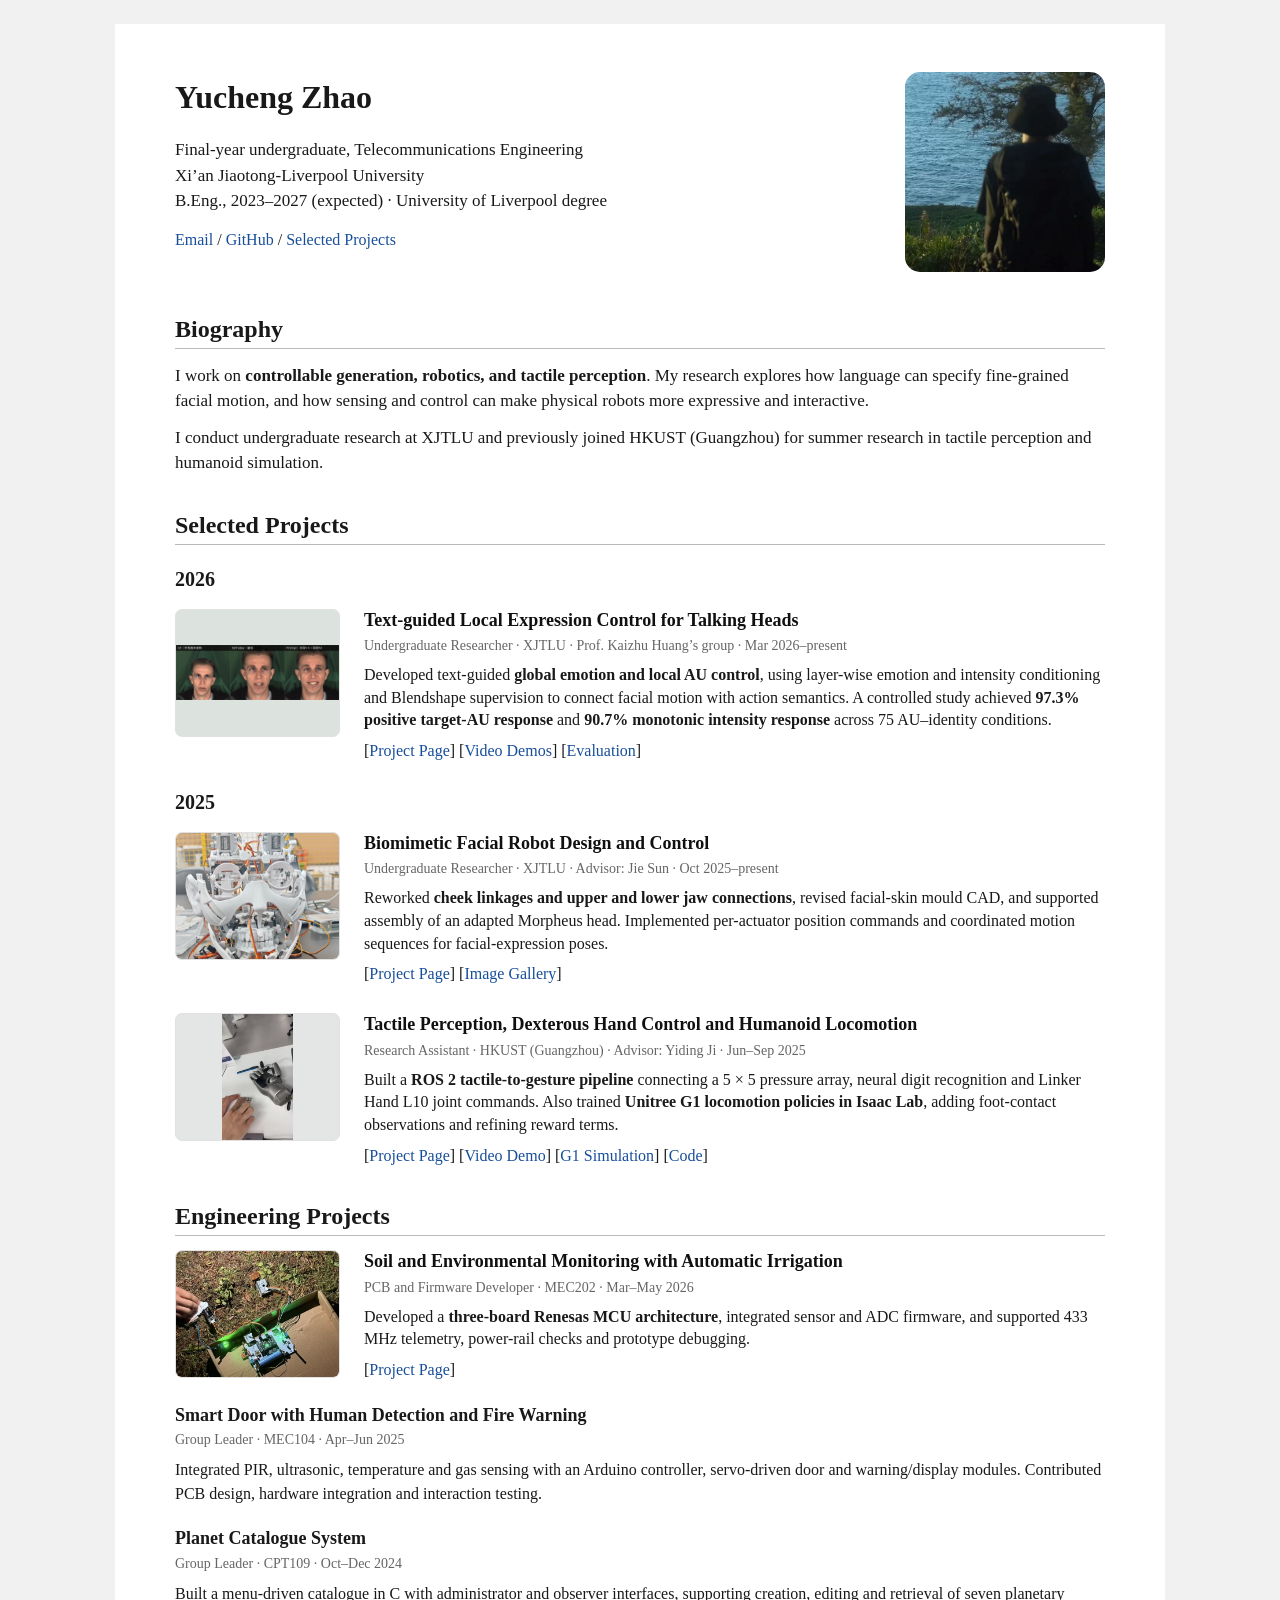
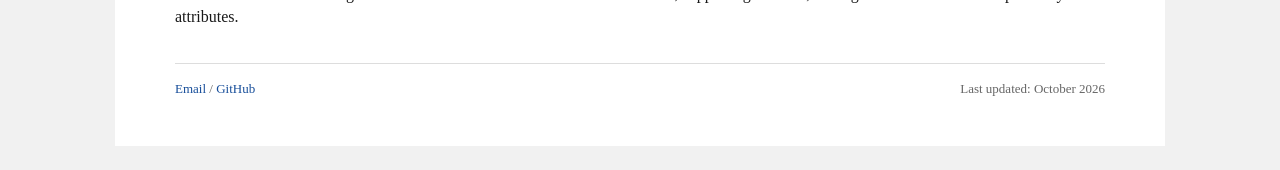
<file: index.html>
<!doctype html>
<html lang="en">
<head>
  <meta charset="utf-8">
  <meta name="viewport" content="width=device-width,initial-scale=1">
  <title>Yucheng Zhao</title>
  <meta name="description" content="Yucheng Zhao — selected research on controllable facial generation, biomimetic robotics and tactile perception.">
  <meta name="theme-color" content="#ffffff">
  <link rel="canonical" href="https://zyc-chenli.github.io/">
  <meta property="og:title" content="Yucheng Zhao">
  <meta property="og:description" content="Selected research, projects and video demonstrations.">
  <meta property="og:type" content="website">
  <meta property="og:url" content="https://zyc-chenli.github.io/">
  <meta property="og:image" content="https://zyc-chenli.github.io/assets/profile.jpg">
  <link rel="icon" href="assets/favicon.svg" type="image/svg+xml">
  <link rel="stylesheet" href="assets/style.css?v=20261020-cv">
</head>
<body class="home">
  <a class="skip-link" href="#main">Skip to content</a>
  <main id="main">
    <header class="academic-header">
      <div class="academic-intro">
        <h1>Yucheng Zhao</h1>
        <p>Final-year undergraduate, Telecommunications Engineering<br>
        Xi’an Jiaotong-Liverpool University<br>
        B.Eng., 2023–2027 (expected) · University of Liverpool degree</p>
        <p class="profile-links"><a href="mailto:Yucheng.Zhao23@student.xjtlu.edu.cn">Email</a> / <a href="https://github.com/zyc-chenli">GitHub</a> / <a href="#research">Selected Projects</a></p>
      </div>
      <img class="portrait" src="assets/profile.jpg" alt="Yucheng by a lake" width="716" height="716">
    </header>

    <section id="background" class="academic-section biography">
      <h2>Biography</h2>
      <p>I work on <strong>controllable generation, robotics, and tactile perception</strong>. My research explores how language can specify fine-grained facial motion, and how sensing and control can make physical robots more expressive and interactive.</p>
      <p>I conduct undergraduate research at XJTLU and previously joined HKUST (Guangzhou) for summer research in tactile perception and humanoid simulation.</p>
    </section>

    <section id="research" class="academic-section">
      <h2>Selected Projects</h2>
      <h3 class="year">2026</h3>
      <article class="project-row">
        <a class="project-thumb talking-thumb" href="projects/talking-head.html"><img src="assets/media/text-timed-control.jpg" alt="Neutral reference, baseline and text-controlled talking-head output" width="1536" height="512"></a>
        <div class="project-info">
          <h3><a href="projects/talking-head.html">Text-guided Local Expression Control for Talking Heads</a></h3>
          <p class="project-context">Undergraduate Researcher · XJTLU · Prof. Kaizhu Huang’s group · Mar 2026–present</p>
          <p>Developed text-guided <strong>global emotion and local AU control</strong>, using layer-wise emotion and intensity conditioning and Blendshape supervision to connect facial motion with action semantics. A controlled study achieved <strong>97.3% positive target-AU response</strong> and <strong>90.7% monotonic intensity response</strong> across 75 AU–identity conditions.</p>
          <p class="project-links">[<a href="projects/talking-head.html">Project Page</a>] [<a href="projects/talking-head.html#demos">Video Demos</a>] [<a href="projects/talking-head.html#evaluation">Evaluation</a>]</p>
        </div>
      </article>

      <h3 class="year">2025</h3>
      <article class="project-row">
        <a class="project-thumb face-thumb" href="projects/biomimetic-face.html"><img src="assets/media/facial-robot.jpg" alt="Assembled biomimetic robot head and its mechanical linkages" loading="lazy"></a>
        <div class="project-info">
          <h3><a href="projects/biomimetic-face.html">Biomimetic Facial Robot Design and Control</a></h3>
          <p class="project-context">Undergraduate Researcher · XJTLU · Advisor: Jie Sun · Oct 2025–present</p>
          <p>Reworked <strong>cheek linkages and upper and lower jaw connections</strong>, revised facial-skin mould CAD, and supported assembly of an adapted Morpheus head. Implemented per-actuator position commands and coordinated motion sequences for facial-expression poses.</p>
          <p class="project-links">[<a href="projects/biomimetic-face.html">Project Page</a>] [<a href="projects/biomimetic-face.html#gallery">Image Gallery</a>]</p>
        </div>
      </article>
      <article class="project-row">
        <a class="project-thumb hand-thumb" href="projects/tactile-hand.html"><img src="assets/media/tactile-digit-demo.jpg" alt="Tactile sensor pad and dexterous robotic hand during the physical demonstration" width="540" height="960" loading="lazy"></a>
        <div class="project-info">
          <h3><a href="projects/tactile-hand.html">Tactile Perception, Dexterous Hand Control and Humanoid Locomotion</a></h3>
          <p class="project-context">Research Assistant · HKUST (Guangzhou) · Advisor: Yiding Ji · Jun–Sep 2025</p>
          <p>Built a <strong>ROS 2 tactile-to-gesture pipeline</strong> connecting a 5 × 5 pressure array, neural digit recognition and Linker Hand L10 joint commands. Also trained <strong>Unitree G1 locomotion policies in Isaac Lab</strong>, adding foot-contact observations and refining reward terms.</p>
          <p class="project-links">[<a href="projects/tactile-hand.html">Project Page</a>] [<a href="projects/tactile-hand.html#demo">Video Demo</a>] [<a href="projects/tactile-hand.html#humanoid">G1 Simulation</a>] [<a href="https://github.com/zyc-chenli/Linker_Hand-Pressure_sensor">Code</a>]</p>
        </div>
      </article>
    </section>

    <section id="projects" class="academic-section">
      <h2>Engineering Projects</h2>
      <article class="project-row compact-row">
        <a class="project-thumb soil-thumb" href="projects/soil-monitor.html"><img src="assets/media/soil-monitor.jpg" alt="Outdoor test of the soil-monitoring and irrigation electronics" loading="lazy"></a>
        <div class="project-info">
          <h3><a href="projects/soil-monitor.html">Soil and Environmental Monitoring with Automatic Irrigation</a></h3>
          <p class="project-context">PCB and Firmware Developer · MEC202 · Mar–May 2026</p>
          <p>Developed a <strong>three-board Renesas MCU architecture</strong>, integrated sensor and ADC firmware, and supported 433 MHz telemetry, power-rail checks and prototype debugging.</p>
          <p class="project-links">[<a href="projects/soil-monitor.html">Project Page</a>]</p>
        </div>
      </article>
      <div class="project-summary">
        <h3>Smart Door with Human Detection and Fire Warning</h3>
        <p class="project-context">Group Leader · MEC104 · Apr–Jun 2025</p>
        <p>Integrated PIR, ultrasonic, temperature and gas sensing with an Arduino controller, servo-driven door and warning/display modules. Contributed PCB design, hardware integration and interaction testing.</p>
      </div>
      <div class="project-summary">
        <h3>Planet Catalogue System</h3>
        <p class="project-context">Group Leader · CPT109 · Oct–Dec 2024</p>
        <p>Built a menu-driven catalogue in C with administrator and observer interfaces, supporting creation, editing and retrieval of seven planetary attributes.</p>
      </div>
    </section>

    <footer id="contact" class="academic-footer">
      <p><a href="mailto:Yucheng.Zhao23@student.xjtlu.edu.cn">Email</a> / <a href="https://github.com/zyc-chenli">GitHub</a></p>
      <p>Last updated: October 2026</p>
    </footer>
  </main>
</body>
</html>
</file>
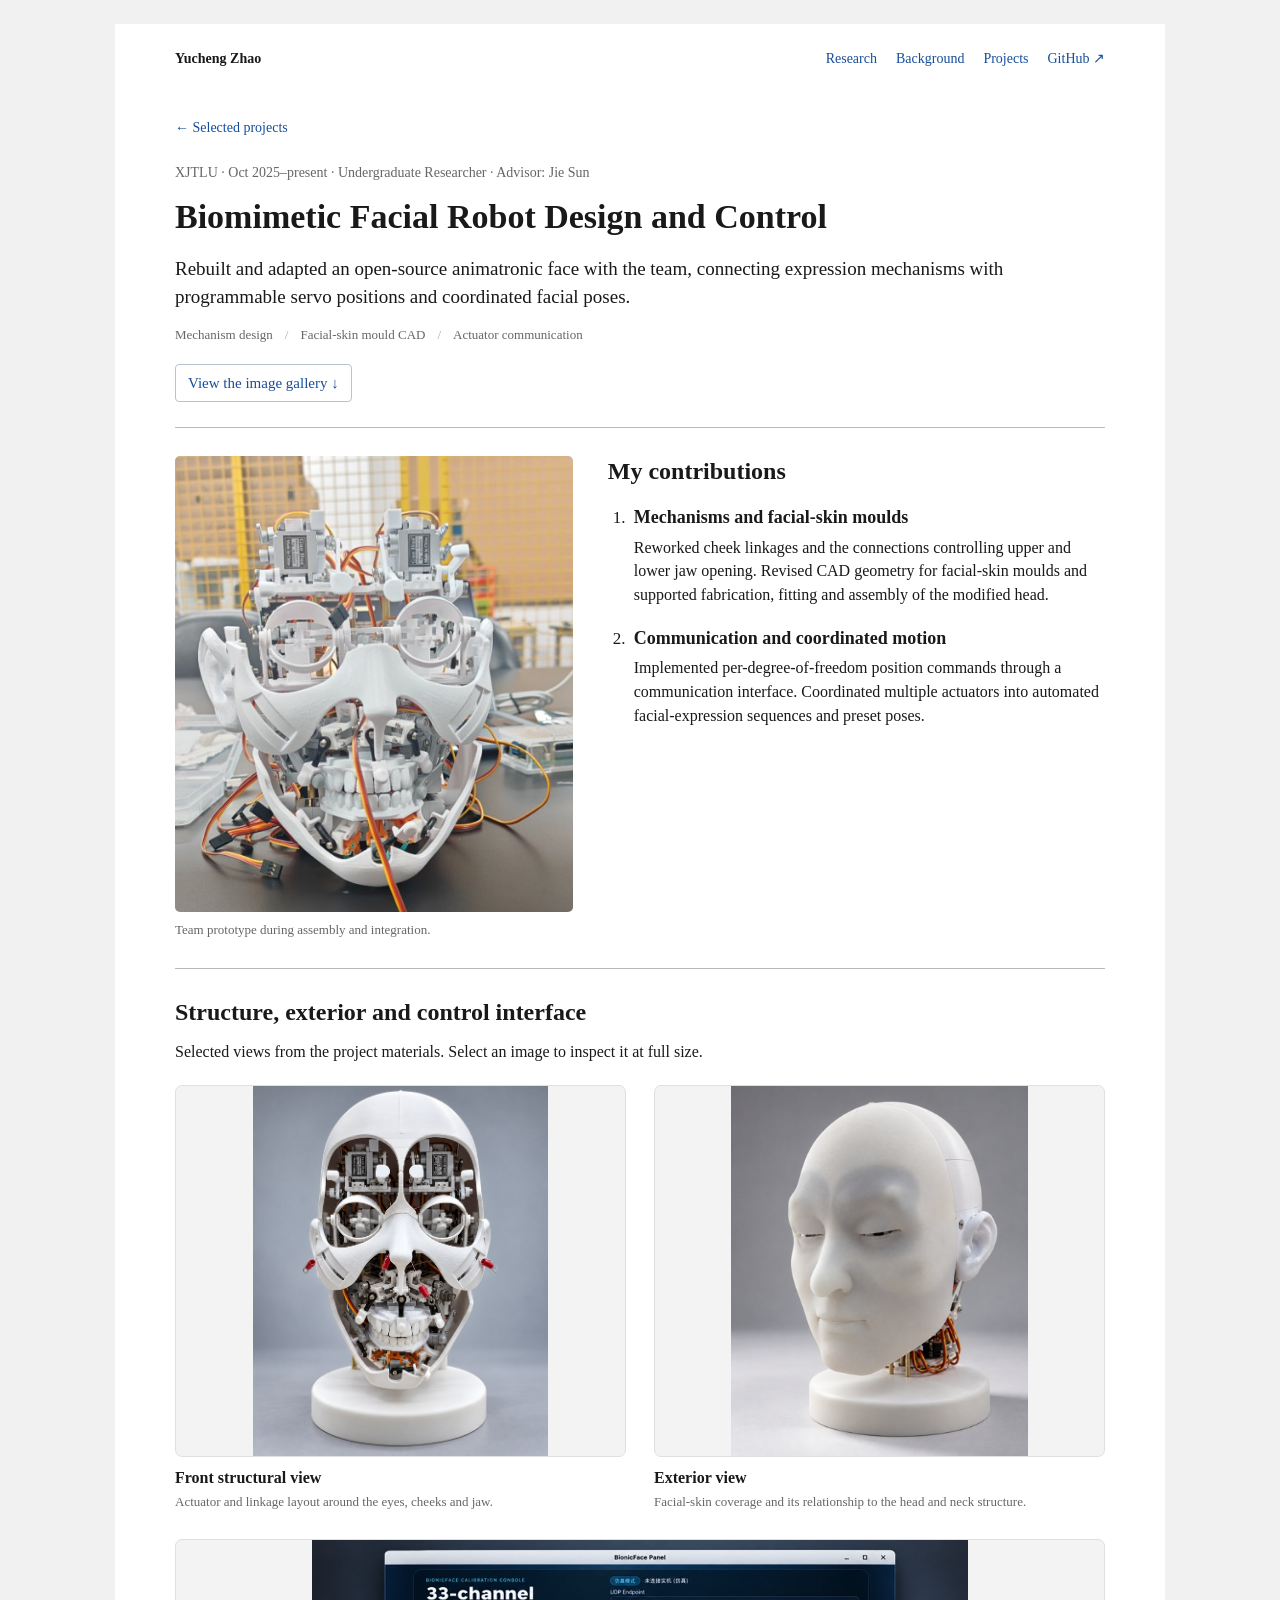
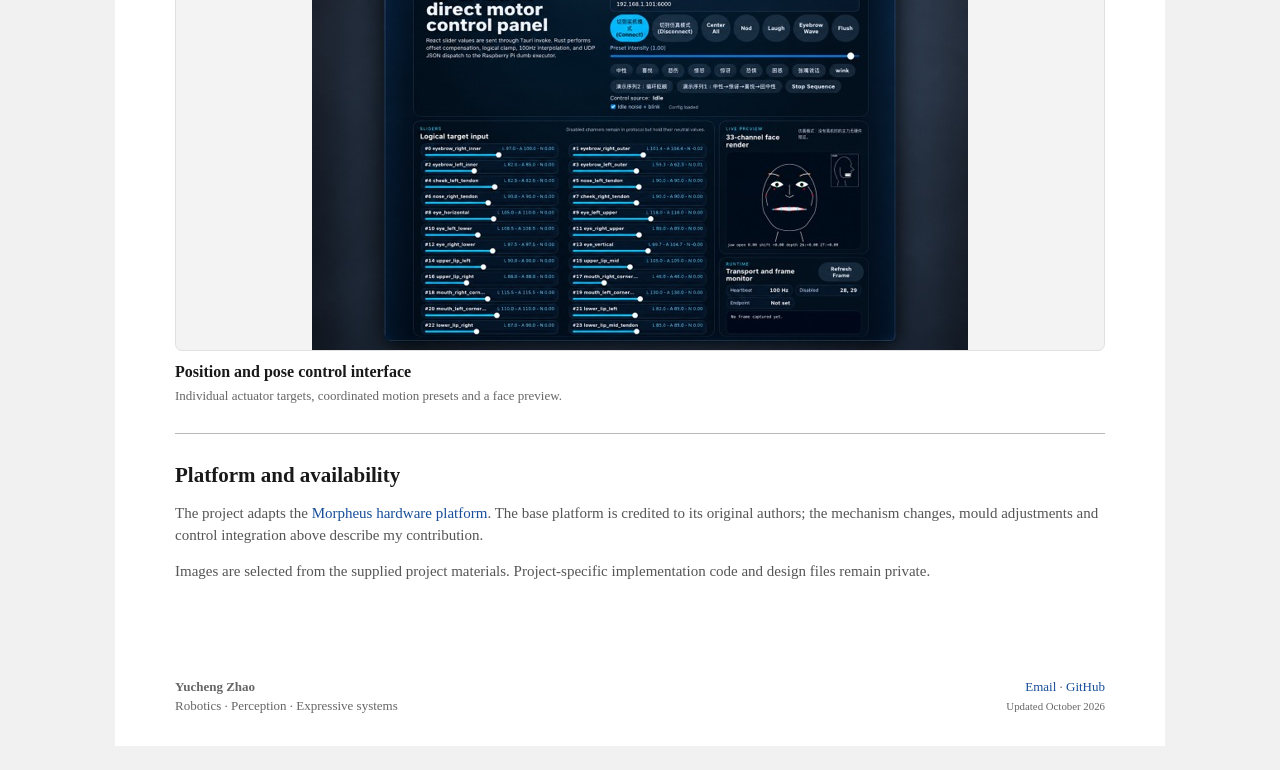
<file: projects/biomimetic-face.html>
<!doctype html>
<html lang="en">
<head>
  <meta charset="utf-8">
  <meta name="viewport" content="width=device-width,initial-scale=1">
  <title>Biomimetic Facial Robot Design and Control | Yucheng Zhao</title>
  <meta name="description" content="Cheek and jaw mechanism adaptation, facial-skin mould CAD and coordinated actuator control, with a project image gallery.">
  <meta name="theme-color" content="#ffffff">
  <link rel="canonical" href="https://zyc-chenli.github.io/projects/biomimetic-face.html">
  <meta property="og:title" content="Biomimetic Facial Robot Design and Control | Yucheng Zhao">
  <meta property="og:description" content="Cheek and jaw mechanism adaptation, facial-skin mould CAD and coordinated actuator control, with a project image gallery.">
  <meta property="og:type" content="website">
  <meta property="og:url" content="https://zyc-chenli.github.io/projects/biomimetic-face.html">
  <link rel="icon" href="../assets/favicon.svg" type="image/svg+xml">
  <link rel="stylesheet" href="../assets/style.css?v=20261020-cv">
  <script src="../assets/site.js?v=20261020-cv" defer></script>
</head>
<body>
  <a class="skip-link" href="#main">Skip to content</a>
  <header class="site-header"><div class="nav-wrap">
    <a class="brand" href="../" aria-label="Yucheng Zhao home">Yucheng Zhao</a>
    <nav aria-label="Main navigation"><a href="../#research">Research</a><a href="../#background">Background</a><a href="../#projects">Projects</a><a href="https://github.com/zyc-chenli">GitHub ↗</a></nav>
  </div></header>
  <main id="main">
    <div class="project-header">
      <a class="back-link" href="../#research">← Selected projects</a>
      <p class="eyebrow">XJTLU · Oct 2025–present · Undergraduate Researcher · Advisor: Jie Sun</p>
      <h1>Biomimetic Facial Robot Design and Control</h1>
      <p class="lead">Rebuilt and adapted an open-source animatronic face with the team, connecting expression mechanisms with programmable servo positions and coordinated facial poses.</p>
      <div class="tags"><span>Mechanism design</span><span>Facial-skin mould CAD</span><span>Actuator communication</span></div>
      <div class="actions"><a class="button" href="#gallery">View the image gallery ↓</a></div>
    </div>
    <section class="section compact robot-detail">
      <figure><a href="../assets/media/facial-robot.jpg" data-lightbox aria-label="Enlarge the prototype assembly photograph"><img src="../assets/media/facial-robot.jpg" alt="Project prototype on the lab bench, with its cheek, eye and jaw mechanisms exposed" width="468" height="536"></a><figcaption>Team prototype during assembly and integration.</figcaption></figure>
      <div>
        <h2>My contributions</h2>
        <ol class="numbered-contributions">
          <li><h3>Mechanisms and facial-skin moulds</h3><p>Reworked cheek linkages and the connections controlling upper and lower jaw opening. Revised CAD geometry for facial-skin moulds and supported fabrication, fitting and assembly of the modified head.</p></li>
          <li><h3>Communication and coordinated motion</h3><p>Implemented per-degree-of-freedom position commands through a communication interface. Coordinated multiple actuators into automated facial-expression sequences and preset poses.</p></li>
        </ol>
      </div>
    </section>
    <section id="gallery" class="section compact">
      <h2>Structure, exterior and control interface</h2>
      <p class="section-intro">Selected views from the project materials. Select an image to inspect it at full size.</p>
      <div class="robot-gallery">
        <figure><a href="../assets/media/facial-robot-structure.jpg" data-lightbox aria-label="Enlarge the front structural view"><img src="../assets/media/facial-robot-structure.jpg" alt="Front structural view of the animatronic head, showing eye actuators, cheek linkages and the jaw assembly" width="615" height="769" loading="lazy"></a><figcaption><strong>Front structural view</strong><span>Actuator and linkage layout around the eyes, cheeks and jaw.</span></figcaption></figure>
        <figure><a href="../assets/media/facial-robot-exterior.jpg" data-lightbox aria-label="Enlarge the exterior view"><img src="../assets/media/facial-robot-exterior.jpg" alt="Exterior view of the robot head with facial-skin coverage and a visible neck assembly" width="397" height="495" loading="lazy"></a><figcaption><strong>Exterior view</strong><span>Facial-skin coverage and its relationship to the head and neck structure.</span></figcaption></figure>
        <figure class="gallery-wide"><a href="../assets/media/facial-robot-control-panel.jpg" data-lightbox aria-label="Enlarge the motor control interface"><img src="../assets/media/facial-robot-control-panel.jpg" alt="BionicFace control interface with individual motor-position targets, predefined poses and a face preview" width="656" height="410" loading="lazy"></a><figcaption><strong>Position and pose control interface</strong><span>Individual actuator targets, coordinated motion presets and a face preview.</span></figcaption></figure>
      </div>
    </section>
    <section class="section compact acknowledgements">
      <h2>Platform and availability</h2>
      <p>The project adapts the <a href="https://github.com/ZZongzheng0918/Morpheus-Hardware">Morpheus hardware platform</a>. The base platform is credited to its original authors; the mechanism changes, mould adjustments and control integration above describe my contribution.</p>
      <p>Images are selected from the supplied project materials. Project-specific implementation code and design files remain private.</p>
    </section>
  </main>
  <footer><div><strong>Yucheng Zhao</strong><span>Robotics · Perception · Expressive systems</span></div><p><a href="mailto:Yucheng.Zhao23@student.xjtlu.edu.cn">Email</a> · <a href="https://github.com/zyc-chenli">GitHub</a><br><small>Updated October 2026</small></p></footer>
  <dialog id="image-viewer" aria-label="Project image viewer">
    <button class="viewer-close" type="button" aria-label="Close image viewer">Close ×</button>
    <figure><img class="viewer-image" alt=""><figcaption class="viewer-caption"></figcaption></figure>
  </dialog>
</body>
</html>
</file>
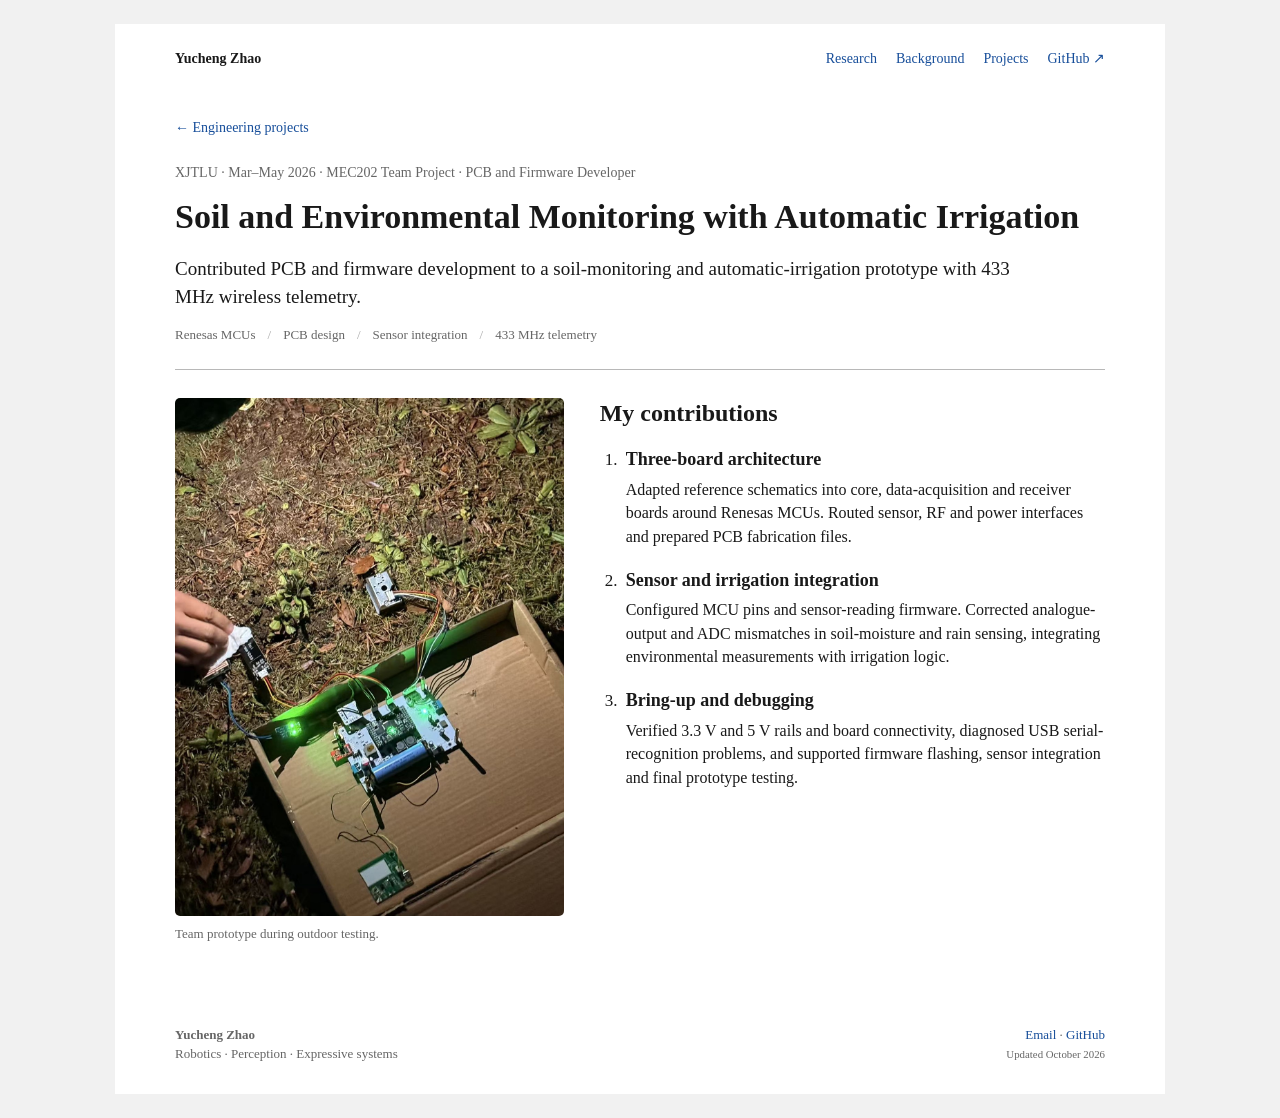
<file: projects/soil-monitor.html>
<!doctype html>
<html lang="en">
<head>
  <meta charset="utf-8">
  <meta name="viewport" content="width=device-width,initial-scale=1">
  <title>Soil Monitoring and Automatic Irrigation | Yucheng Zhao</title>
  <meta name="description" content="A MEC202 team prototype combining Renesas MCU boards, environmental sensing, 433 MHz telemetry and irrigation control.">
  <meta name="theme-color" content="#ffffff">
  <link rel="canonical" href="https://zyc-chenli.github.io/projects/soil-monitor.html">
  <meta property="og:title" content="Soil Monitoring and Automatic Irrigation | Yucheng Zhao">
  <meta property="og:description" content="A MEC202 team prototype combining Renesas MCU boards, environmental sensing, 433 MHz telemetry and irrigation control.">
  <meta property="og:type" content="website">
  <meta property="og:url" content="https://zyc-chenli.github.io/projects/soil-monitor.html">
  <link rel="icon" href="../assets/favicon.svg" type="image/svg+xml">
  <link rel="stylesheet" href="../assets/style.css?v=20261020-cv">
  <script src="../assets/site.js?v=20261020-cv" defer></script>
</head>
<body>
  <a class="skip-link" href="#main">Skip to content</a>
  <header class="site-header"><div class="nav-wrap">
    <a class="brand" href="../" aria-label="Yucheng Zhao home">Yucheng Zhao</a>
    <nav aria-label="Main navigation"><a href="../#research">Research</a><a href="../#background">Background</a><a href="../#projects">Projects</a><a href="https://github.com/zyc-chenli">GitHub ↗</a></nav>
  </div></header>
  <main id="main">
    <div class="project-header">
      <a class="back-link" href="../#projects">← Engineering projects</a>
      <p class="eyebrow">XJTLU · Mar–May 2026 · MEC202 Team Project · PCB and Firmware Developer</p>
      <h1>Soil and Environmental Monitoring with Automatic Irrigation</h1>
      <p class="lead">Contributed PCB and firmware development to a soil-monitoring and automatic-irrigation prototype with 433 MHz wireless telemetry.</p>
      <div class="tags"><span>Renesas MCUs</span><span>PCB design</span><span>Sensor integration</span><span>433 MHz telemetry</span></div>
    </div>
    <section class="section compact soil-detail">
      <figure><img src="../assets/media/soil-monitor.jpg" alt="Outdoor testing of the environmental-monitoring prototype with sensor wiring and custom circuit boards" width="1280" height="1707"><figcaption>Team prototype during outdoor testing.</figcaption></figure>
      <div><h2>My contributions</h2><ol class="numbered-contributions">
        <li><h3>Three-board architecture</h3><p>Adapted reference schematics into core, data-acquisition and receiver boards around Renesas MCUs. Routed sensor, RF and power interfaces and prepared PCB fabrication files.</p></li>
        <li><h3>Sensor and irrigation integration</h3><p>Configured MCU pins and sensor-reading firmware. Corrected analogue-output and ADC mismatches in soil-moisture and rain sensing, integrating environmental measurements with irrigation logic.</p></li>
        <li><h3>Bring-up and debugging</h3><p>Verified 3.3 V and 5 V rails and board connectivity, diagnosed USB serial-recognition problems, and supported firmware flashing, sensor integration and final prototype testing.</p></li>
      </ol></div>
    </section>
  </main>
  <footer><div><strong>Yucheng Zhao</strong><span>Robotics · Perception · Expressive systems</span></div><p><a href="mailto:Yucheng.Zhao23@student.xjtlu.edu.cn">Email</a> · <a href="https://github.com/zyc-chenli">GitHub</a><br><small>Updated October 2026</small></p></footer>

</body>
</html>
</file>
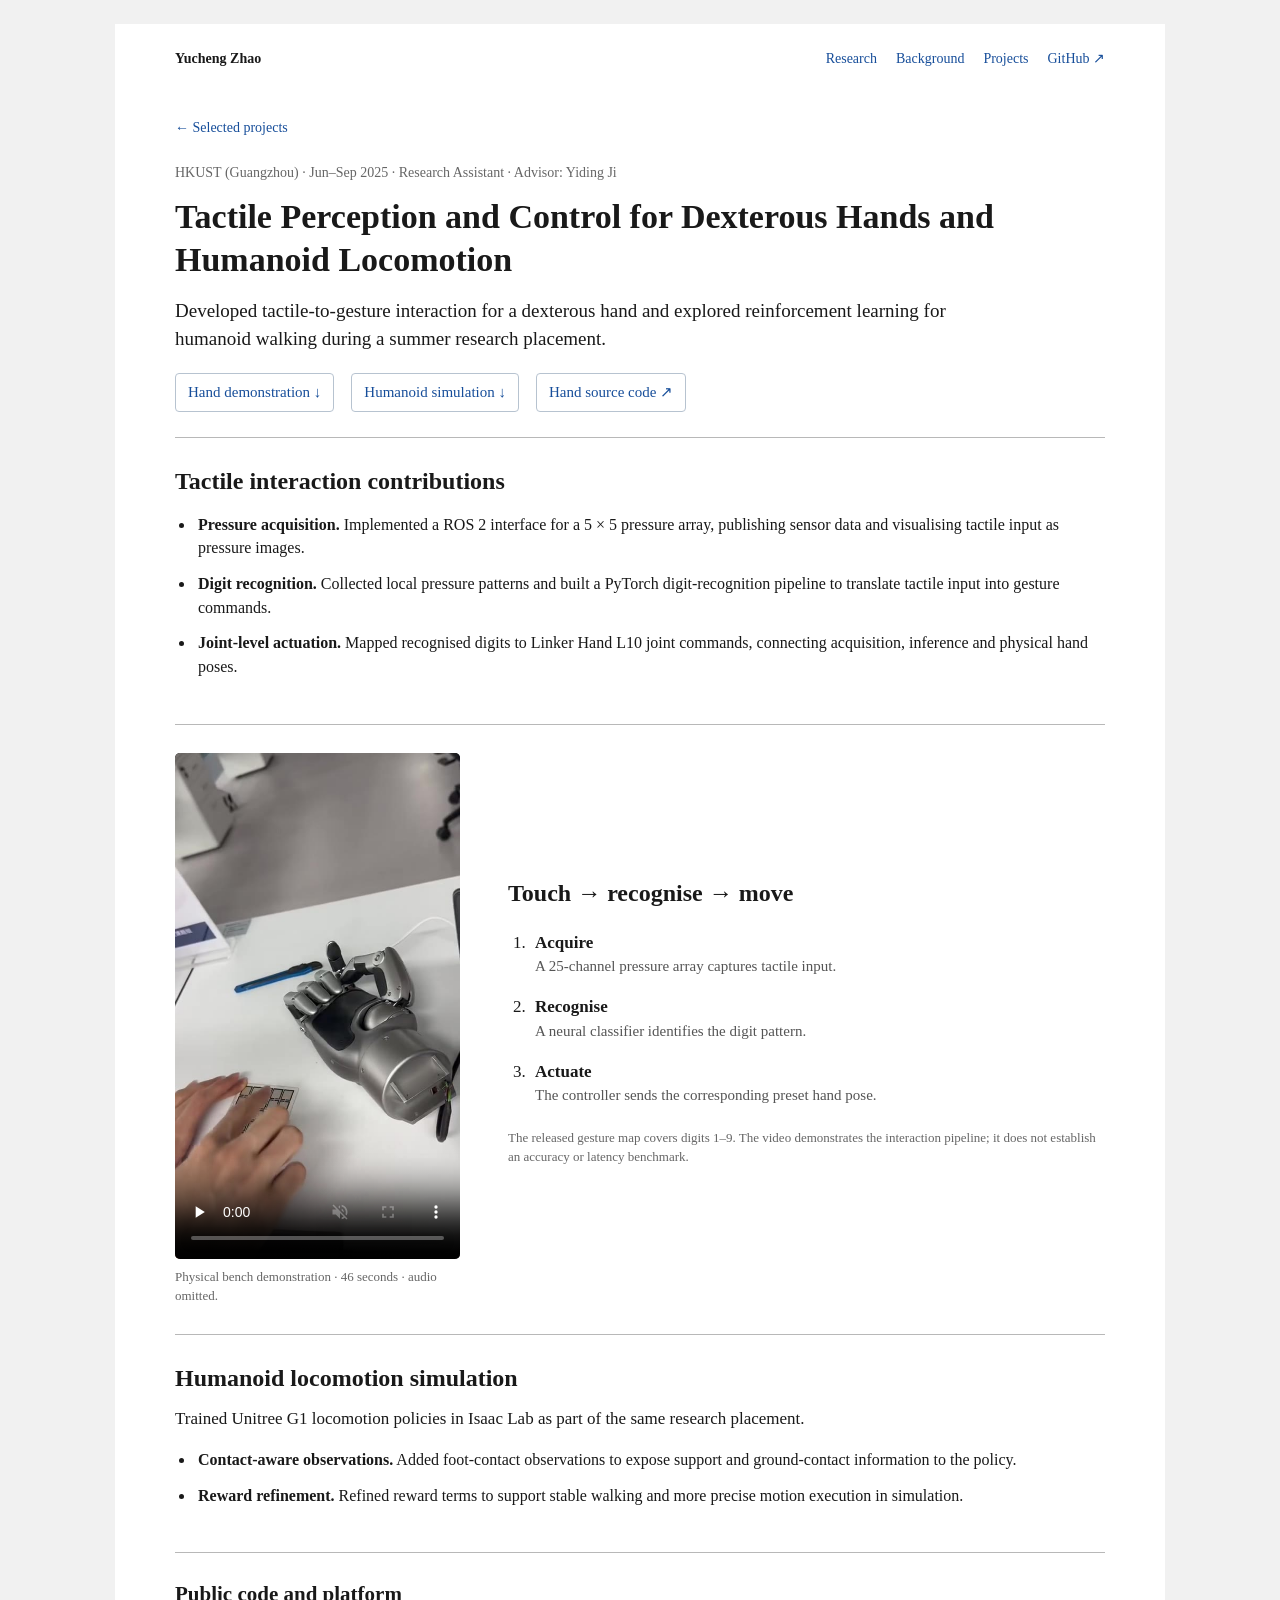
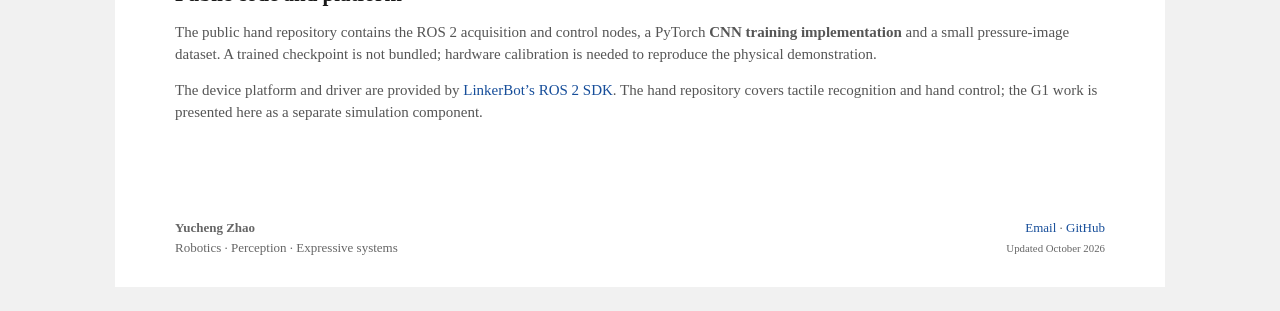
<file: projects/tactile-hand.html>
<!doctype html>
<html lang="en">
<head>
  <meta charset="utf-8">
  <meta name="viewport" content="width=device-width,initial-scale=1">
  <title>Tactile Perception and Humanoid Locomotion | Yucheng Zhao</title>
  <meta name="description" content="ROS 2 tactile digit recognition and Linker Hand control, alongside Unitree G1 locomotion simulation in Isaac Lab.">
  <meta name="theme-color" content="#ffffff">
  <link rel="canonical" href="https://zyc-chenli.github.io/projects/tactile-hand.html">
  <meta property="og:title" content="Tactile Perception and Humanoid Locomotion | Yucheng Zhao">
  <meta property="og:description" content="ROS 2 tactile digit recognition and Linker Hand control, alongside Unitree G1 locomotion simulation in Isaac Lab.">
  <meta property="og:type" content="website">
  <meta property="og:url" content="https://zyc-chenli.github.io/projects/tactile-hand.html">
  <link rel="icon" href="../assets/favicon.svg" type="image/svg+xml">
  <link rel="stylesheet" href="../assets/style.css?v=20261020-cv">
  <script src="../assets/site.js?v=20261020-cv" defer></script>
</head>
<body>
  <a class="skip-link" href="#main">Skip to content</a>
  <header class="site-header"><div class="nav-wrap">
    <a class="brand" href="../" aria-label="Yucheng Zhao home">Yucheng Zhao</a>
    <nav aria-label="Main navigation"><a href="../#research">Research</a><a href="../#background">Background</a><a href="../#projects">Projects</a><a href="https://github.com/zyc-chenli">GitHub ↗</a></nav>
  </div></header>
  <main id="main">
    <div class="project-header">
      <a class="back-link" href="../#research">← Selected projects</a>
      <p class="eyebrow">HKUST (Guangzhou) · Jun–Sep 2025 · Research Assistant · Advisor: Yiding Ji</p>
      <h1>Tactile Perception and Control for Dexterous Hands and Humanoid Locomotion</h1>
      <p class="lead">Developed tactile-to-gesture interaction for a dexterous hand and explored reinforcement learning for humanoid walking during a summer research placement.</p>
      <div class="actions"><a class="button" href="#demo">Hand demonstration ↓</a><a class="button" href="#humanoid">Humanoid simulation ↓</a><a class="button" href="https://github.com/zyc-chenli/Linker_Hand-Pressure_sensor">Hand source code ↗</a></div>
    </div>
    <section class="section compact">
      <h2>Tactile interaction contributions</h2>
      <ul class="contribution-list">
        <li><strong>Pressure acquisition.</strong> Implemented a ROS 2 interface for a 5 × 5 pressure array, publishing sensor data and visualising tactile input as pressure images.</li>
        <li><strong>Digit recognition.</strong> Collected local pressure patterns and built a PyTorch digit-recognition pipeline to translate tactile input into gesture commands.</li>
        <li><strong>Joint-level actuation.</strong> Mapped recognised digits to Linker Hand L10 joint commands, connecting acquisition, inference and physical hand poses.</li>
      </ul>
    </section>
    <section id="demo" class="section compact hand-demo">
      <figure><video controls playsinline preload="none" poster="../assets/media/tactile-digit-demo.jpg" aria-label="Physical tactile recognition demonstration with a pressure pad and dexterous hand" muted><source src="../assets/media/tactile-digit-demo.mp4" type="video/mp4"><a href="../assets/media/tactile-digit-demo.mp4">Download the demonstration</a>.</video><figcaption>Physical bench demonstration · 46 seconds · audio omitted.</figcaption></figure>
      <div><h2>Touch → recognise → move</h2><ol class="flow-list"><li><strong>Acquire</strong><span>A 25-channel pressure array captures tactile input.</span></li><li><strong>Recognise</strong><span>A neural classifier identifies the digit pattern.</span></li><li><strong>Actuate</strong><span>The controller sends the corresponding preset hand pose.</span></li></ol><p class="fine-print">The released gesture map covers digits 1–9. The video demonstrates the interaction pipeline; it does not establish an accuracy or latency benchmark.</p></div>
    </section>
    <section id="humanoid" class="section compact">
      <h2>Humanoid locomotion simulation</h2>
      <p>Trained Unitree G1 locomotion policies in Isaac Lab as part of the same research placement.</p>
      <ul class="contribution-list"><li><strong>Contact-aware observations.</strong> Added foot-contact observations to expose support and ground-contact information to the policy.</li><li><strong>Reward refinement.</strong> Refined reward terms to support stable walking and more precise motion execution in simulation.</li></ul>
    </section>
    <section class="section compact acknowledgements">
      <h2>Public code and platform</h2>
      <p>The public hand repository contains the ROS 2 acquisition and control nodes, a PyTorch <strong>CNN training implementation</strong> and a small pressure-image dataset. A trained checkpoint is not bundled; hardware calibration is needed to reproduce the physical demonstration.</p>
      <p>The device platform and driver are provided by <a href="https://github.com/linkerbotai/linker_hand_ros2_sdk">LinkerBot’s ROS 2 SDK</a>. The hand repository covers tactile recognition and hand control; the G1 work is presented here as a separate simulation component.</p>
    </section>
  </main>
  <footer><div><strong>Yucheng Zhao</strong><span>Robotics · Perception · Expressive systems</span></div><p><a href="mailto:Yucheng.Zhao23@student.xjtlu.edu.cn">Email</a> · <a href="https://github.com/zyc-chenli">GitHub</a><br><small>Updated October 2026</small></p></footer>

</body>
</html>
</file>
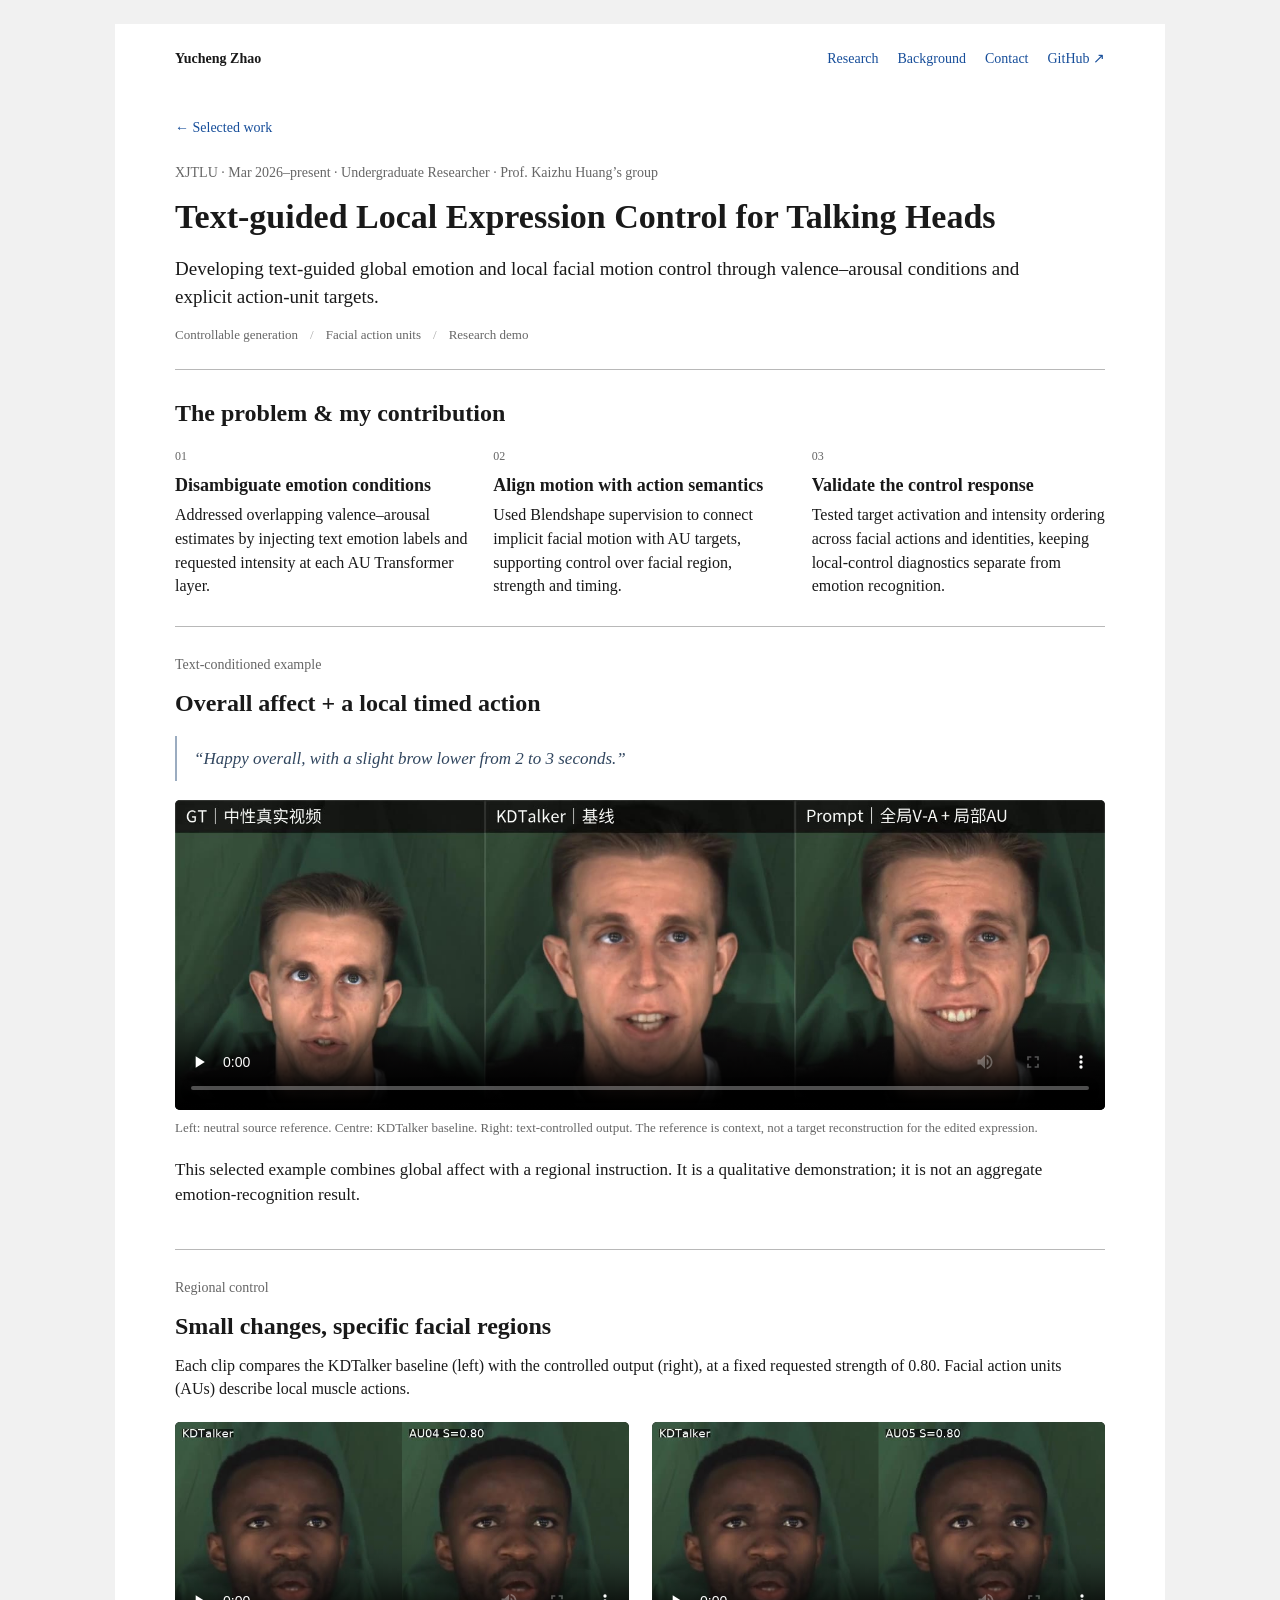
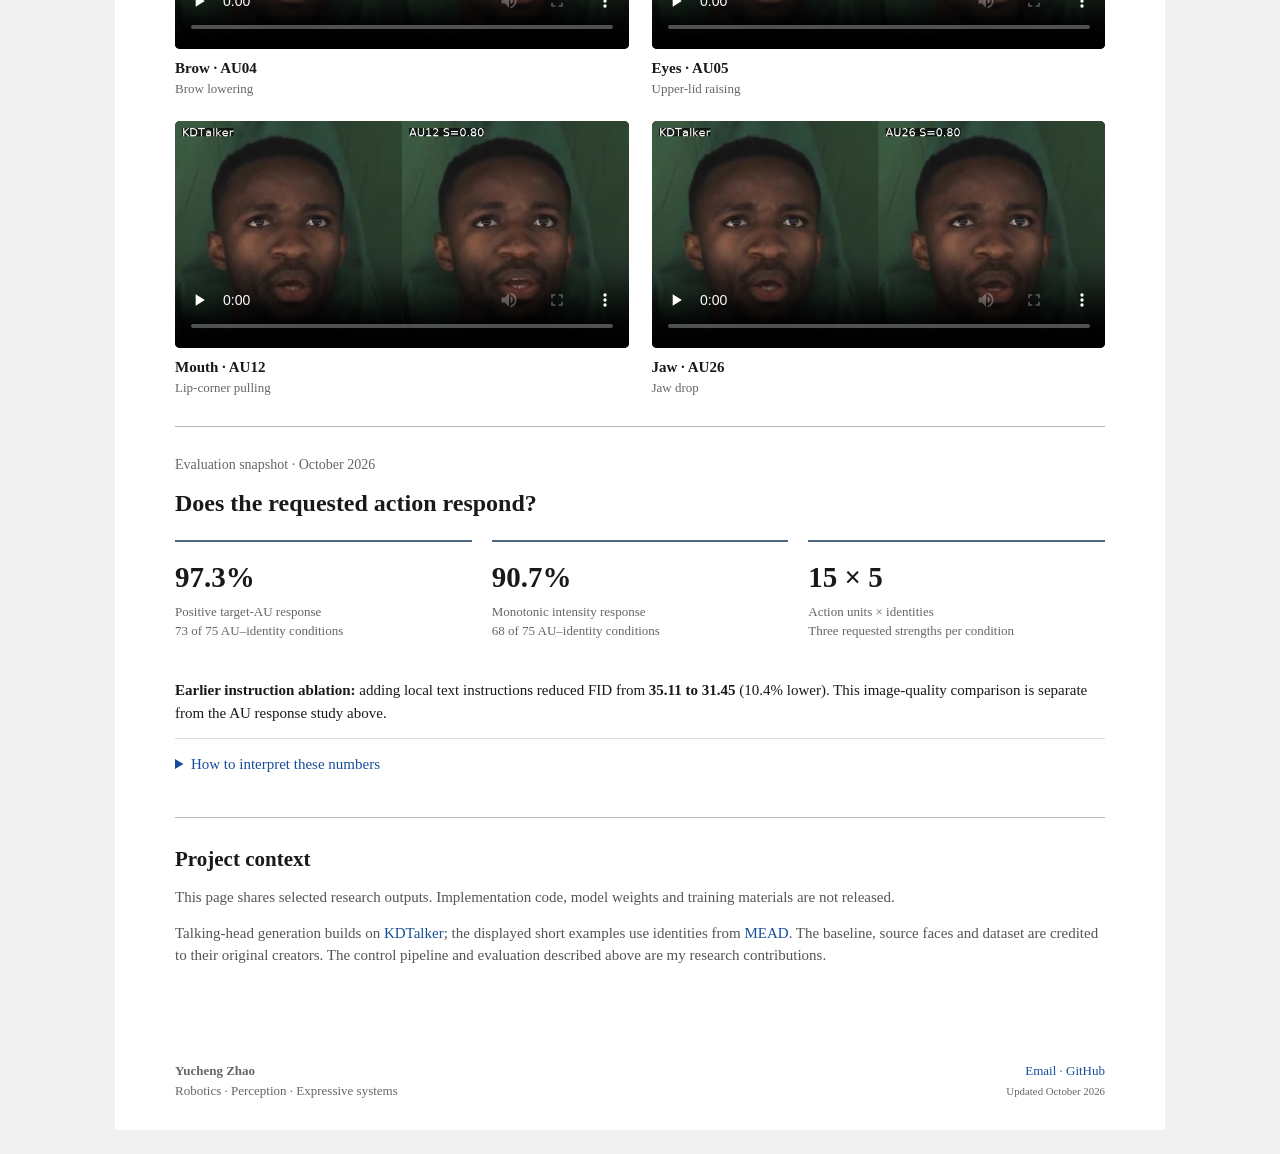
<file: projects/talking-head.html>
<!doctype html>
<html lang="en"><head><meta charset="utf-8"><meta name="viewport" content="width=device-width,initial-scale=1">
<title>Text-guided Local Expression Control | Yucheng Zhao</title><meta name="description" content="Controlling facial regions, intensity and timing in talking-head generation — research demonstrations by Yucheng Zhao.">
<meta name="theme-color" content="#f7f8fa"><link rel="canonical" href="https://zyc-chenli.github.io/projects/talking-head.html">
<meta property="og:title" content="Text-guided Local Expression Control | Yucheng Zhao"><meta property="og:description" content="Controlling facial regions, intensity and timing in talking-head generation — research demonstrations by Yucheng Zhao."><meta property="og:type" content="website"><meta property="og:url" content="https://zyc-chenli.github.io/projects/talking-head.html">
<link rel="icon" href="../assets/favicon.svg" type="image/svg+xml"><link rel="stylesheet" href="../assets/style.css?v=20261020-cv"><script src="../assets/site.js?v=20261020-cv" defer></script></head>
<body><a class="skip-link" href="#main">Skip to content</a><header class="site-header"><div class="nav-wrap"><a class="brand" href="../" aria-label="Yucheng Zhao home"><span class="monogram">YZ</span> Yucheng Zhao</a><nav aria-label="Main navigation"><a href="../#research">Research</a><a href="../#background">Background</a><a href="../#contact">Contact</a><a href="https://github.com/zyc-chenli">GitHub <span aria-hidden="true">↗</span></a></nav></div></header><main id="main">
<div class="project-header"><a class="back-link" href="../#research">← Selected work</a><p class="eyebrow">XJTLU · Mar 2026–present · Undergraduate Researcher · Prof. Kaizhu Huang’s group</p><h1>Text-guided Local Expression Control for Talking Heads</h1><p class="lead">Developing text-guided global emotion and local facial motion control through valence–arousal conditions and explicit action-unit targets.</p><div class="tags"><span>Controllable generation</span><span>Facial action units</span><span>Research demo</span></div></div>
<section class="section compact"><div class="section-heading"><h2>The problem & my contribution</h2></div><div class="three-columns"><div><span class="step">01</span><h3>Disambiguate emotion conditions</h3><p>Addressed overlapping valence–arousal estimates by injecting text emotion labels and requested intensity at each AU Transformer layer.</p></div><div><span class="step">02</span><h3>Align motion with action semantics</h3><p>Used Blendshape supervision to connect implicit facial motion with AU targets, supporting control over facial region, strength and timing.</p></div><div><span class="step">03</span><h3>Validate the control response</h3><p>Tested target activation and intensity ordering across facial actions and identities, keeping local-control diagnostics separate from emotion recognition.</p></div></div></section>
<section class="section compact"><p class="eyebrow">Text-conditioned example</p><h2>Overall affect + a local timed action</h2><blockquote>“Happy overall, with a slight brow lower from 2 to 3 seconds.”</blockquote><figure class="video-wide"><video controls playsinline preload="none" poster="../assets/media/text-timed-control.jpg" aria-label="Talking-head demo combining a happy affect with a timed brow-lowering instruction" ><source src="../assets/media/text-timed-control.mp4" type="video/mp4">Your browser cannot play this video. <a href="../assets/media/text-timed-control.mp4">Download the MP4</a>.</video><figcaption>Left: neutral source reference. Centre: KDTalker baseline. Right: text-controlled output. The reference is context, not a target reconstruction for the edited expression.</figcaption></figure><p>This selected example combines global affect with a regional instruction. It is a qualitative demonstration; it is not an aggregate emotion-recognition result.</p></section>
<section id="demos" class="section compact"><p class="eyebrow">Regional control</p><h2>Small changes, specific facial regions</h2><p class="section-intro">Each clip compares the KDTalker baseline (left) with the controlled output (right), at a fixed requested strength of 0.80. Facial action units (AUs) describe local muscle actions.</p><div class="demo-grid">
<figure><video controls playsinline preload="none" poster="../assets/media/brow-control.jpg" aria-label="AU04 brow-lowering control, baseline on left and edited output on right" ><source src="../assets/media/brow-control.mp4" type="video/mp4">Your browser cannot play this video. <a href="../assets/media/brow-control.mp4">Download the MP4</a>.</video><figcaption><strong>Brow · AU04</strong><span>Brow lowering</span></figcaption></figure>
<figure><video controls playsinline preload="none" poster="../assets/media/eye-control.jpg" aria-label="AU05 upper-lid raising control, baseline on left and edited output on right" ><source src="../assets/media/eye-control.mp4" type="video/mp4">Your browser cannot play this video. <a href="../assets/media/eye-control.mp4">Download the MP4</a>.</video><figcaption><strong>Eyes · AU05</strong><span>Upper-lid raising</span></figcaption></figure>
<figure><video controls playsinline preload="none" poster="../assets/media/smile-control.jpg" aria-label="AU12 lip-corner pulling control, baseline on left and edited output on right" ><source src="../assets/media/smile-control.mp4" type="video/mp4">Your browser cannot play this video. <a href="../assets/media/smile-control.mp4">Download the MP4</a>.</video><figcaption><strong>Mouth · AU12</strong><span>Lip-corner pulling</span></figcaption></figure>
<figure><video controls playsinline preload="none" poster="../assets/media/jaw-control.jpg" aria-label="AU26 jaw-drop control, baseline on left and edited output on right" ><source src="../assets/media/jaw-control.mp4" type="video/mp4">Your browser cannot play this video. <a href="../assets/media/jaw-control.mp4">Download the MP4</a>.</video><figcaption><strong>Jaw · AU26</strong><span>Jaw drop</span></figcaption></figure></div></section>
<section id="evaluation" class="section compact evaluation"><p class="eyebrow">Evaluation snapshot · October 2026</p><h2>Does the requested action respond?</h2><div class="stat-grid"><div><strong>97.3%</strong><span>Positive target-AU response<br>73 of 75 AU–identity conditions</span></div><div><strong>90.7%</strong><span>Monotonic intensity response<br>68 of 75 AU–identity conditions</span></div><div><strong>15 × 5</strong><span>Action units × identities<br>Three requested strengths per condition</span></div></div><p class="evaluation-note"><strong>Earlier instruction ablation:</strong> adding local text instructions reduced FID from <strong>35.11 to 31.45</strong> (10.4% lower). This image-quality comparison is separate from the AU response study above.</p><details><summary>How to interpret these numbers</summary><div class="details-content"><p>The controlled study tests 15 AUs on 5 identities, using requested strengths of 0.25, 0.50 and 0.80. A positive response means the strong target action exceeds its baseline; monotonicity checks whether the detector-estimated target intensity increases with the requested strength.</p><p>These are local-control diagnostics, not emotion-classification accuracy or a claim of generalisation to all speakers. The system still exhibits cross-region coupling and uneven control for some actions, including blink and lip-related movements. Robust global emotion control remains ongoing work.</p></div></details></section>
<section class="section compact acknowledgements"><h2>Project context</h2><p>This page shares selected research outputs. Implementation code, model weights and training materials are not released.</p><p>Talking-head generation builds on <a href="https://github.com/chaolongy/KDTalker">KDTalker</a>; the displayed short examples use identities from <a href="https://wywu.github.io/projects/MEAD/MEAD.html">MEAD</a>. The baseline, source faces and dataset are credited to their original creators. The control pipeline and evaluation described above are my research contributions.</p></section>
</main><footer><div><strong>Yucheng Zhao</strong><span>Robotics · Perception · Expressive systems</span></div><p><a href="mailto:Yucheng.Zhao23@student.xjtlu.edu.cn">Email</a> · <a href="https://github.com/zyc-chenli">GitHub</a><br><small>Updated October 2026</small></p></footer></body></html>
</file>
<file: assets/style.css>
:root{--ink:#191919;--muted:#666;--accent:#174e9a;--line:#b8b8b8;--bg:#f1f1f1}
*{box-sizing:border-box}
html{scroll-behavior:smooth;scroll-padding-top:24px}
body{margin:0;background:var(--bg);color:var(--ink);font:17px/1.48 Georgia,"Times New Roman",serif}
a{color:var(--accent);text-decoration:none}
a:hover{text-decoration:underline}
a:focus-visible,summary:focus-visible,video:focus-visible{outline:2px solid #225ca0;outline-offset:4px}
img{max-width:100%;height:auto;display:block}
h1,h2,h3,p{margin-top:0}
h1,h2,h3{line-height:1.25}
h1{font-size:32px;margin-bottom:20px}
h2{font-size:24px;margin-bottom:13px}
h3{font-size:18px;margin-bottom:7px}
p{margin-bottom:14px}
main{max-width:1050px;margin:24px auto;background:#fff;padding:48px 60px}
.skip-link{position:absolute;left:-10000px;top:8px;z-index:20;background:#fff;padding:8px}
.skip-link:focus{left:12px}
.academic-header{display:flex;justify-content:space-between;align-items:center;gap:50px;margin:0 0 42px}
.academic-intro h1{font-size:32px;margin-bottom:20px}
.academic-intro p{margin-bottom:15px}
.profile-links{font-size:16px}
.portrait{width:200px;height:200px;object-fit:cover;border-radius:15px;flex-shrink:0}
.academic-section{margin-top:34px;scroll-margin-top:25px}
.academic-section>h2{border-bottom:1px solid var(--line);padding-bottom:4px;margin-bottom:14px}
.biography p{margin-bottom:12px}
.year{font-size:20px;margin:22px 0 17px}
.project-row{display:grid;grid-template-columns:165px minmax(0,1fr);gap:24px;align-items:start;margin:0 0 27px}
.project-thumb{display:flex;width:165px;height:128px;align-items:center;justify-content:center;background:#f2f2f2;border-radius:7px;overflow:hidden;border:1px solid #e1e1e1}
.project-thumb img{width:100%;height:100%;object-fit:contain}
.talking-thumb{background:#dce2dd}
.talking-thumb img{height:auto}
.face-thumb img{object-fit:cover;object-position:center 48%}
.hand-thumb{background:#e4e5e5}
.hand-thumb img{width:auto;max-width:100%}
.soil-thumb img{object-fit:cover}
.project-info h3{font-size:18px;margin-bottom:5px;font-weight:bold}
.project-info h3 a{color:#101010}
.project-info h3 a:hover{color:var(--accent)}
.project-info p{font-size:16px;line-height:1.42;margin-bottom:7px}
.project-info .project-context{font-size:14px;color:var(--muted);margin-bottom:8px}
.project-info .project-links{margin-top:8px;margin-bottom:0}
.compact-row{margin-bottom:21px}
.study-notes{font-size:16px}
.academic-footer{display:flex;justify-content:space-between;gap:20px;margin-top:34px;padding-top:15px;border-top:1px solid #ddd;font-size:13px;color:var(--muted)}
.academic-footer p{margin:0}
/* Research detail pages use the same quiet typography and spacing. */
.site-header{max-width:1050px;margin:24px auto -24px;background:#fff}
.nav-wrap{display:flex;justify-content:space-between;align-items:center;padding:25px 60px 0;gap:20px;font-size:14px}
.brand{color:var(--ink);font-weight:bold}
.monogram{display:none}
nav{display:flex;gap:19px}
body:not(.home) main{padding-top:29px;margin-bottom:0}
.project-header{padding:15px 0 25px}
.back-link{display:inline-block;font-size:14px;margin-bottom:25px}
.eyebrow{font-size:14px;color:var(--muted);margin-bottom:12px}
.project-header h1{font-size:34px;margin-bottom:16px}
.project-header h1 br{display:none}
.lead{font-size:19px;max-width:850px;line-height:1.48}
.tags{display:flex;gap:12px;flex-wrap:wrap;font-size:13px;color:var(--muted)}
.tags span+span:before{content:"/";margin-right:12px;color:#aaa}
.section{padding:28px 0;border-top:1px solid var(--line);scroll-margin-top:25px}
.section-heading h2{margin-bottom:20px}
.three-columns{display:grid;grid-template-columns:repeat(3,1fr);gap:25px}
.three-columns p{font-size:16px;margin:0}
.step{font-size:12px;color:var(--muted);display:block;margin-bottom:8px}
.three-columns h3{font-size:18px}
.video-wide,figure{margin:0}
video{display:block;width:100%;background:#111;border-radius:5px}
figcaption{font-size:13px;color:var(--muted);line-height:1.45;margin:9px 0 0}
.video-wide{margin:19px 0}
blockquote{margin:18px 0;padding:10px 17px;border-left:2px solid #9bacc0;color:#31465f;font-style:italic}
.section-intro{font-size:16px}
.demo-grid{display:grid;grid-template-columns:1fr 1fr;gap:23px;margin-top:21px}
.demo-grid figcaption strong,.demo-grid figcaption span{display:block}
.demo-grid figcaption strong{color:var(--ink);font-size:15px}
.stat-grid{display:grid;grid-template-columns:repeat(3,1fr);gap:20px;margin:22px 0}
.stat-grid>div{padding:17px 0;border-top:2px solid #4e6581}
.stat-grid strong{display:block;font-size:29px;line-height:1.25}
.stat-grid span{display:block;font-size:13px;color:var(--muted);margin-top:7px}
.evaluation details{padding:14px 0;border-top:1px solid #ddd;font-size:15px}
.evaluation summary{cursor:pointer;color:var(--accent)}
.details-content{padding-top:14px;color:#555}
.details-content p:last-child{margin:0}
.acknowledgements h2{font-size:21px}
.acknowledgements p{font-size:15px;color:#555}
.actions{display:flex;gap:17px;flex-wrap:wrap;margin:20px 0 0}
.button{font-size:15px;padding:7px 12px;border:1px solid #b7c3d0;border-radius:4px}
.text-link{font-size:15px}
.contribution-list{padding-left:20px}
.contribution-list li{padding-left:3px;margin:12px 0;font-size:16px}
.hand-demo{display:grid;grid-template-columns:285px 1fr;align-items:center;gap:48px}
.hand-demo video{max-height:510px;object-fit:contain}
.flow-list{padding-left:22px;margin:22px 0}
.flow-list li{padding-left:5px;margin-bottom:17px}
.flow-list strong,.flow-list span{display:block}
.flow-list span{font-size:15px;color:#555}
.fine-print{font-size:13px;color:var(--muted)}
.robot-detail{display:grid;grid-template-columns:1fr 1.25fr;gap:35px;align-items:start}
.robot-detail img{max-height:480px;width:100%;object-fit:contain;border-radius:5px;background:#f2f2f2}
.numbered-contributions{padding-left:22px}
.numbered-contributions li{padding-left:4px;margin:19px 0}
.numbered-contributions h3{font-size:18px}
.numbered-contributions p{font-size:16px}
body:not(.home)>footer{max-width:1050px;margin:0 auto 24px;background:#fff;padding:5px 60px 30px;display:flex;justify-content:space-between;gap:20px;font-size:13px;color:var(--muted)}
body:not(.home)>footer strong,body:not(.home)>footer span{display:block}
body:not(.home)>footer p{margin:0;text-align:right}
@media(max-width:700px){
  body{font-size:16px;background:#fff}
  main{margin:0;padding:30px 22px}
  .academic-header{gap:20px;align-items:flex-start;margin-bottom:27px}
  .academic-intro h1{font-size:28px;margin-bottom:13px}
  .academic-intro p{font-size:14px;line-height:1.45}
  .portrait{width:112px;height:112px;border-radius:9px;margin-top:3px}
  .academic-section{margin-top:27px}
  .academic-section>h2{font-size:22px}
  .project-row{grid-template-columns:120px minmax(0,1fr);gap:17px;margin-bottom:24px}
  .project-thumb{width:120px;height:108px}
  .project-info h3{font-size:17px}
  .project-info p{font-size:15px}
  .project-info .project-context{font-size:13px}
  .study-notes{font-size:15px}
  .academic-footer{font-size:12px}
  .site-header{margin:0;background:#fff}
  .nav-wrap{padding:22px 22px 0;font-size:13px;gap:10px}
  nav{gap:13px}
  nav a:nth-child(2){display:none}
  body:not(.home) main{padding-top:22px}
  .project-header h1{font-size:29px}
  .lead{font-size:18px}
  .section{padding:24px 0}
  .three-columns{grid-template-columns:1fr;gap:20px}
  .three-columns .step{float:left;margin:3px 12px 0 0}
  .demo-grid{grid-template-columns:1fr}
  .stat-grid{grid-template-columns:1fr;gap:8px}
  .stat-grid>div{display:flex;gap:20px;align-items:center}
  .stat-grid strong{min-width:92px;font-size:27px}
  .stat-grid span{margin:0}
  .hand-demo{grid-template-columns:1fr;gap:27px}
  .hand-demo figure{max-width:285px;margin:auto}
  .robot-detail{grid-template-columns:1fr;gap:25px}
  .robot-detail img{max-height:410px}
  body:not(.home)>footer{margin:0;padding:5px 22px 26px}
}
@media(max-width:430px){
  .academic-header{display:block;position:relative;min-height:112px}
  .academic-intro{padding-top:2px}
  .academic-intro h1{max-width:calc(100% - 104px);font-size:27px;min-height:80px;margin-bottom:12px}
  .portrait{position:absolute;right:0;top:0;width:92px;height:92px}
  .academic-intro p{font-size:15px}
  .project-row{grid-template-columns:1fr;gap:12px}
  .project-thumb{width:160px;height:113px}
  .project-info h3{font-size:18px}
  .academic-footer{display:block}
  .academic-footer p+p{margin-top:8px}
}
@media(prefers-reduced-motion:reduce){html{scroll-behavior:auto}}
@media print{body{background:#fff}main{padding:0;margin:0;max-width:none}.site-header,.actions,video,.back-link{display:none}.project-row{break-inside:avoid}a{color:inherit}.academic-footer{margin-top:20px}}

/* CV-aligned project details and a responsive photographic gallery. */
.robot-gallery{display:grid;grid-template-columns:repeat(2,minmax(0,1fr));gap:28px;margin-top:22px}
.robot-gallery figure{min-width:0}
.robot-gallery a{display:flex;align-items:center;justify-content:center;background:#f3f3f3;border:1px solid #e0e0e0;border-radius:7px;overflow:hidden;cursor:zoom-in}
.robot-gallery img{width:100%;height:370px;object-fit:contain;transition:transform .18s ease}
.robot-gallery a:hover img{transform:scale(1.015)}
.robot-gallery figcaption strong,.robot-gallery figcaption span{display:block}
.robot-gallery figcaption strong{font-size:16px;color:var(--ink);margin-bottom:3px}
.gallery-wide{grid-column:1/-1}
.robot-gallery .gallery-wide img{height:auto;max-height:580px;width:auto;max-width:100%}
.robot-detail figure>a{display:block;cursor:zoom-in}
.soil-detail{display:grid;grid-template-columns:1fr 1.3fr;gap:36px;align-items:start}
.soil-detail img{width:100%;max-height:520px;object-fit:contain;border-radius:5px}
.project-summary{margin:22px 0;font-size:16px}
.project-summary h3{font-size:18px;margin-bottom:4px}
.project-summary p{margin-bottom:7px}
.project-summary .project-context{font-size:14px;color:var(--muted)}
.education-detail{font-size:15px}
.technical-skills p{font-size:16px;margin-bottom:9px}
.evaluation-note{font-size:15px;line-height:1.5}
#image-viewer{position:fixed;max-width:min(96vw,1100px);max-height:94vh;padding:44px 20px 18px;border:1px solid #bbb;border-radius:7px;background:#fff;color:var(--ink);overflow:auto}
#image-viewer::backdrop{background:rgba(12,18,24,.8)}
.viewer-close{position:absolute;top:10px;right:14px;border:1px solid #bbb;border-radius:4px;background:#fff;padding:5px 10px;color:#222;font:14px Georgia,serif;cursor:pointer}
#image-viewer .viewer-image{max-width:100%;max-height:76vh;width:auto;height:auto;margin:auto;object-fit:contain}
.viewer-caption{max-width:800px;margin:12px auto 0;font-size:14px}
@media(max-width:700px){.robot-gallery{grid-template-columns:1fr;gap:25px}.gallery-wide{grid-column:auto}.robot-gallery img{height:360px}.soil-detail{grid-template-columns:1fr;gap:25px}.soil-detail figure{max-width:380px;margin:auto}.project-summary,.technical-skills p{font-size:15px}#image-viewer{padding:44px 12px 15px;max-width:96vw}}
@media(prefers-reduced-motion:reduce){.robot-gallery img{transition:none}.robot-gallery a:hover img{transform:none}}
</file>
